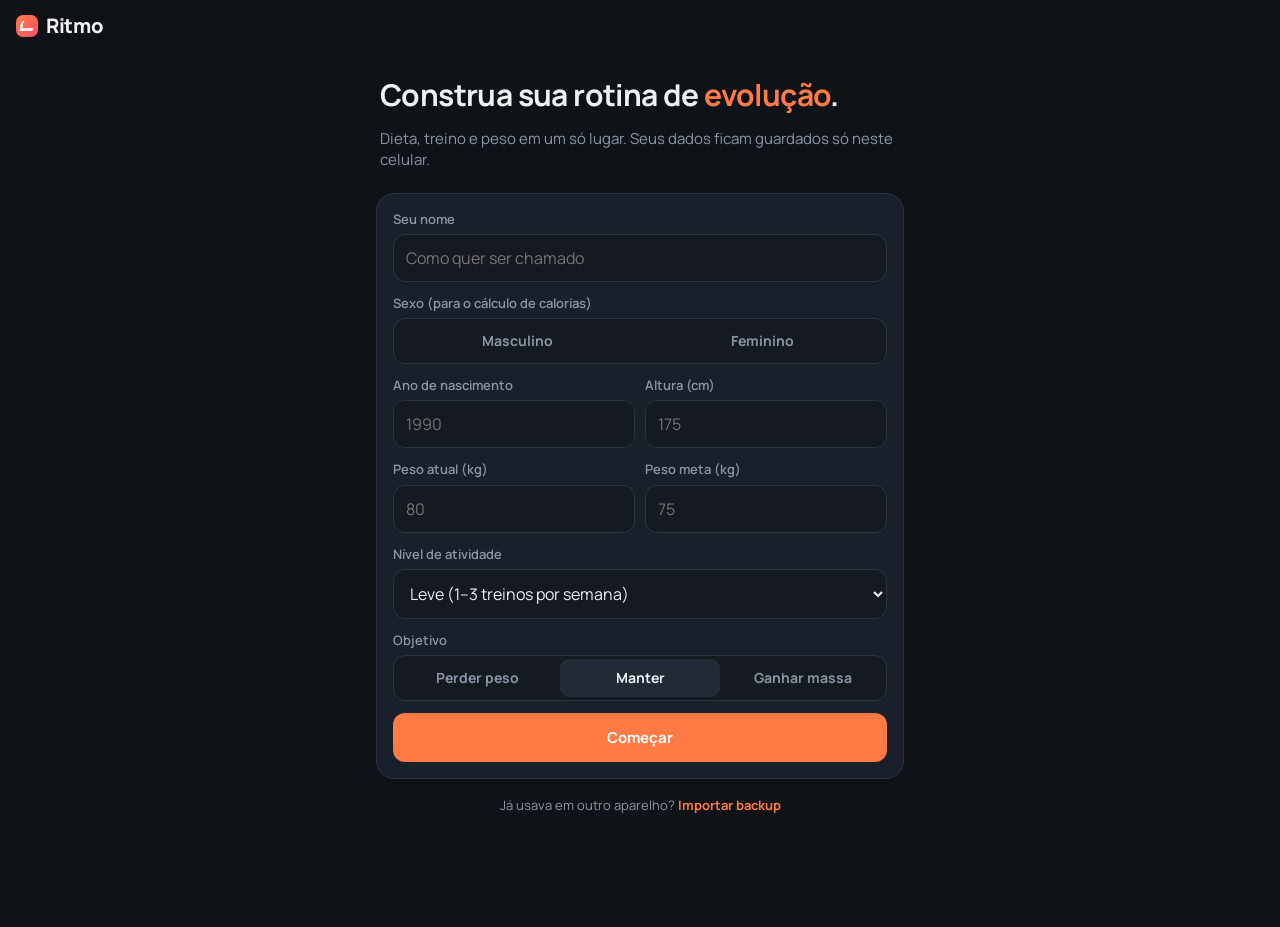
<file: index.html>
<!doctype html>
<html lang="pt-BR">
<head>
  <meta charset="utf-8">
  <meta name="viewport" content="width=device-width, initial-scale=1, viewport-fit=cover, maximum-scale=1">
  <title>Ritmo — Dieta & Treino</title>
  <meta name="description" content="Dieta, treino e evolução em um só app.">
  <meta name="theme-color" content="#0F1217">
  <meta name="apple-mobile-web-app-capable" content="yes">
  <meta name="mobile-web-app-capable" content="yes">
  <meta name="apple-mobile-web-app-status-bar-style" content="black-translucent">
  <meta name="apple-mobile-web-app-title" content="Ritmo">
  <link rel="manifest" href="manifest.webmanifest">
  <link rel="icon" href="icon-192.png">
  <link rel="apple-touch-icon" href="apple-touch-icon.png">
  <link rel="preconnect" href="https://fonts.googleapis.com">
  <link href="https://fonts.googleapis.com/css2?family=Manrope:wght@500;600;700;800&display=swap" rel="stylesheet">
  <link rel="stylesheet" href="app.css">
</head>
<body>
  <div id="app">
    <header class="top">
      <div class="brand"><span class="logo-dot"></span>Ritmo</div>
      <div id="topRight"></div>
    </header>
    <main id="view"></main>
    <nav class="tabs" id="tabs">
      <button data-tab="hoje"><svg viewBox="0 0 24 24"><path d="M3 12h4l3-8 4 16 3-8h4"/></svg><span>Hoje</span></button>
      <button data-tab="dieta"><svg viewBox="0 0 24 24"><path d="M7 3v8a3 3 0 0 0 3 3v7M7 3v5M10 3v5M4 3v5a3 3 0 0 0 3 3M17 21V3c-2.5 1.5-3 4-3 7s1 4 3 4"/></svg><span>Dieta</span></button>
      <button data-tab="treino"><svg viewBox="0 0 24 24"><path d="M6 7v10M3 9v6M18 7v10M21 9v6M6 12h12"/></svg><span>Treino</span></button>
      <button data-tab="evolucao"><svg viewBox="0 0 24 24"><path d="M4 19V5M4 19h16M8 15l4-4 3 3 5-6"/></svg><span>Evolução</span></button>
      <button data-tab="perfil"><svg viewBox="0 0 24 24"><circle cx="12" cy="8" r="4"/><path d="M4 21c1.5-4 4.5-6 8-6s6.5 2 8 6"/></svg><span>Perfil</span></button>
    </nav>
  </div>
  <div id="sheetRoot"></div>
  <div id="toast"></div>
  <script src="foods.js?v=2.4"></script>
  <script src="app.js?v=2.4"></script>
</body>
</html>
</file>
<file: app.css>
:root {
  --bg: #0F1217;
  --bg2: #151A21;
  --card: #1A2029;
  --card2: #222A35;
  --line: #2A3340;
  --text: #EEF1F5;
  --muted: #8B96A5;
  --accent: #FF7A45;
  --accent2: #FFB08A;
  --ok: #3DD68C;
  --prot: #4CC3D9;
  --carb: #F2C14E;
  --fat: #E46FA8;
  --danger: #FF5C6C;
  --radius: 18px;
  --safe-b: env(safe-area-inset-bottom, 0px);
  --safe-t: env(safe-area-inset-top, 0px);
}
* { box-sizing: border-box; -webkit-tap-highlight-color: transparent; }
html, body { margin: 0; background: var(--bg); color: var(--text); }
body { font-family: Manrope, system-ui, -apple-system, "Segoe UI", sans-serif; font-size: 15px; line-height: 1.4; overscroll-behavior-y: none; }
button, input, select { font: inherit; color: inherit; }
svg { display: block; }

/* topo */
.top { position: sticky; top: 0; z-index: 10; display: flex; align-items: center; justify-content: space-between;
  padding: calc(12px + var(--safe-t)) 16px 10px; background: color-mix(in srgb, var(--bg) 88%, transparent); backdrop-filter: blur(12px); }
.brand { font-weight: 800; font-size: 20px; letter-spacing: -.3px; display: flex; align-items: center; gap: 8px; }
.logo-dot { width: 22px; height: 22px; border-radius: 7px; background: linear-gradient(135deg, var(--accent), #FF4F6D);
  position: relative; }
.logo-dot::after { content: ""; position: absolute; inset: 6px 4px; border-left: 3px solid #fff; border-bottom: 3px solid #fff; transform: skewX(-12deg); border-radius: 2px; opacity: .9; }
#topRight { color: var(--muted); font-size: 13px; font-weight: 600; }

main { padding: 4px 16px calc(96px + var(--safe-b)); max-width: 560px; margin: 0 auto; }
h2 { font-size: 24px; margin: 8px 0 12px; letter-spacing: -.4px; }
h3 { font-size: 17px; margin: 0 0 10px; }
.muted { color: var(--muted); }
.small { font-size: 13px; }
.row { display: flex; gap: 10px; align-items: center; }
.row.wrap { flex-wrap: wrap; }
.grow { flex: 1; min-width: 0; }
.spread { display: flex; justify-content: space-between; align-items: center; gap: 10px; }
.section-title { display: flex; justify-content: space-between; align-items: baseline; margin: 18px 2px 8px; }
.section-title h3 { margin: 0; }
.link { background: none; border: 0; color: var(--accent); font-weight: 700; padding: 4px 0; cursor: pointer; }

/* cartões */
.card { background: var(--card); border: 1px solid var(--line); border-radius: var(--radius); padding: 16px; margin-bottom: 12px; }
.card.tight { padding: 12px 14px; }

/* semana */
.week { display: grid; grid-template-columns: repeat(7, 1fr); gap: 4px; margin: 4px 0 14px; }
.day { background: none; border: 0; padding: 0; display: flex; flex-direction: column; align-items: center; gap: 6px; cursor: pointer; }
.day small { color: var(--muted); font-size: 12px; font-weight: 600; }
.day b { width: 40px; height: 40px; border-radius: 50%; display: grid; place-items: center; background: var(--card); font-weight: 700; font-size: 14px; border: 2px solid transparent; }
.day.done b { border-color: var(--ok); color: var(--ok); }
.day.food b { box-shadow: inset 0 -3px 0 var(--accent2); }
.day.sel b { background: var(--accent); color: #fff; border-color: var(--accent); box-shadow: none; }
.day.today small { color: var(--text); }

/* anel de calorias */
.kcal { display: flex; gap: 16px; align-items: center; }
.ring { position: relative; width: 132px; height: 132px; flex: none; }
.ring svg { width: 132px; height: 132px; transform: rotate(-90deg); }
.ring .c { position: absolute; inset: 0; display: grid; place-content: center; text-align: center; }
.ring .c b { font-size: 26px; letter-spacing: -.5px; }
.ring .c span { color: var(--muted); font-size: 12px; font-weight: 600; }
.kstats { flex: 1; display: grid; gap: 10px; }
.kstat span { color: var(--muted); font-size: 13px; display: block; }
.kstat b { font-size: 17px; }
.macros { display: grid; grid-template-columns: repeat(3, 1fr); gap: 12px; margin-top: 16px; }
.macro span { display: block; font-size: 12px; color: var(--muted); font-weight: 600; }
.macro b { font-size: 14px; }
.bar { height: 6px; background: var(--card2); border-radius: 6px; overflow: hidden; margin: 6px 0 4px; }
.bar i { display: block; height: 100%; border-radius: 6px; background: var(--accent); }

/* água */
.water-cups { display: flex; gap: 6px; flex-wrap: wrap; margin: 10px 0 12px; }
.cup { width: 22px; height: 28px; border-radius: 4px 4px 7px 7px; border: 2px solid var(--prot); opacity: .35; }
.cup.on { background: var(--prot); opacity: 1; }

/* botões */
.btn { border: 0; background: var(--card2); color: var(--text); padding: 11px 16px; border-radius: 12px; font-weight: 700; cursor: pointer; white-space: nowrap; }
.btn.primary { background: var(--accent); color: #fff; }
.btn.ok { background: var(--ok); color: #06210F; }
.btn.danger { background: transparent; color: var(--danger); border: 1px solid color-mix(in srgb, var(--danger) 45%, transparent); }
.btn.ghost { background: transparent; border: 1px solid var(--line); }
.btn.block { width: 100%; padding: 14px; }
.btn.sm { padding: 7px 12px; font-size: 13px; border-radius: 10px; }
.btn:disabled { opacity: .5; }
.iconbtn { width: 36px; height: 36px; border-radius: 10px; border: 0; background: var(--card2); display: grid; place-items: center; cursor: pointer; flex: none; }
.iconbtn svg { width: 18px; height: 18px; stroke: currentColor; fill: none; stroke-width: 2; stroke-linecap: round; stroke-linejoin: round; }

/* listas */
.item { display: flex; align-items: center; gap: 10px; padding: 11px 0; border-top: 1px solid var(--line); }
.item:first-of-type { border-top: 0; }
.item .t { flex: 1; min-width: 0; }
.item .t b { display: block; font-weight: 700; white-space: nowrap; overflow: hidden; text-overflow: ellipsis; }
.item .t span { color: var(--muted); font-size: 13px; }
.item .k { font-weight: 700; white-space: nowrap; }
.x { background: none; border: 0; color: var(--muted); font-size: 20px; padding: 0 4px; cursor: pointer; }
.meal-h { display: flex; justify-content: space-between; align-items: center; }
.meal-h h3 { margin: 0; }
.add-row { margin-top: 8px; width: 100%; background: transparent; border: 1px dashed var(--line); color: var(--accent); padding: 10px; border-radius: 12px; font-weight: 700; cursor: pointer; }

/* data nav */
.datenav { display: flex; align-items: center; justify-content: space-between; margin: 4px 0 12px; }
.datenav b { font-size: 16px; }

/* formulários */
label.f { display: block; margin-bottom: 12px; }
label.f > span { display: block; font-size: 13px; color: var(--muted); font-weight: 600; margin-bottom: 6px; }
input, select { width: 100%; background: var(--bg2); border: 1px solid var(--line); border-radius: 12px; padding: 12px; outline: none; font-size: 16px; }
input:focus, select:focus { border-color: var(--accent); }
.grid2 { display: grid; grid-template-columns: 1fr 1fr; gap: 10px; }
.grid4 { display: grid; grid-template-columns: repeat(4, 1fr); gap: 8px; }
.seg { display: flex; background: var(--bg2); border: 1px solid var(--line); border-radius: 12px; padding: 3px; gap: 3px; }
.seg button { flex: 1; border: 0; background: none; padding: 9px 6px; border-radius: 9px; font-weight: 700; color: var(--muted); cursor: pointer; font-size: 14px; }
.seg button.on { background: var(--card2); color: var(--text); }

/* barra de navegação */
.tabs { position: fixed; left: 50%; transform: translateX(-50%); bottom: calc(10px + var(--safe-b)); width: calc(100% - 24px); max-width: 520px;
  display: grid; grid-template-columns: repeat(5, 1fr); background: color-mix(in srgb, var(--card) 92%, transparent); backdrop-filter: blur(16px);
  border: 1px solid var(--line); border-radius: 24px; padding: 6px; z-index: 20; box-shadow: 0 10px 30px rgba(0,0,0,.4); }
.tabs button { border: 0; background: none; display: flex; flex-direction: column; align-items: center; gap: 3px; padding: 7px 0 5px; border-radius: 18px; color: var(--muted); font-size: 11px; font-weight: 700; cursor: pointer; }
.tabs svg { width: 22px; height: 22px; stroke: currentColor; fill: none; stroke-width: 2; stroke-linecap: round; stroke-linejoin: round; }
.tabs button.on { color: var(--accent); background: color-mix(in srgb, var(--accent) 12%, transparent); }

/* folhas (bottom sheet) */
.overlay { position: fixed; inset: 0; background: rgba(0,0,0,.55); z-index: 50; display: flex; align-items: flex-end; justify-content: center; animation: fade .15s; }
.sheet { background: var(--bg2); width: 100%; max-width: 560px; max-height: 92vh; overflow-y: auto; border-radius: 22px 22px 0 0;
  padding: 10px 16px calc(20px + var(--safe-b)); border: 1px solid var(--line); border-bottom: 0; animation: up .2s ease-out; }
.sheet .grab { width: 40px; height: 4px; background: var(--line); border-radius: 4px; margin: 0 auto 12px; }
.sheet-h { display: flex; justify-content: space-between; align-items: center; margin-bottom: 12px; }
.sheet-h h3 { margin: 0; font-size: 19px; }
@keyframes up { from { transform: translateY(40px); opacity: .3; } }
@keyframes fade { from { opacity: 0; } }

/* resultados de busca */
.results { margin-top: 6px; }
.res { width: 100%; text-align: left; display: flex; gap: 10px; align-items: center; background: none; border: 0; border-top: 1px solid var(--line); padding: 12px 2px; cursor: pointer; }
.res:first-child { border-top: 0; }
.res .t { flex: 1; min-width: 0; }
.res .t b { display: block; white-space: nowrap; overflow: hidden; text-overflow: ellipsis; }
.res .t span { color: var(--muted); font-size: 13px; }
.res .plus { color: var(--accent); font-size: 22px; font-weight: 700; }
.tag { display: inline-block; font-size: 11px; font-weight: 700; padding: 2px 7px; border-radius: 6px; background: var(--card2); color: var(--muted); margin-left: 6px; vertical-align: 1px; }

/* scanner */
.scan { position: relative; border-radius: 16px; overflow: hidden; background: #000; aspect-ratio: 4/3; margin-bottom: 10px; }
.scan video { width: 100%; height: 100%; object-fit: cover; }
.scan .frame { position: absolute; left: 10%; right: 10%; top: 30%; bottom: 30%; border: 2px solid rgba(255,255,255,.8); border-radius: 12px; }
.scan .laser { position: absolute; left: 12%; right: 12%; top: 50%; height: 2px; background: var(--accent); box-shadow: 0 0 12px var(--accent); animation: scan 1.6s ease-in-out infinite alternate; }
@keyframes scan { from { top: 33%; } to { top: 67%; } }

/* treino */
.wk-head { display: flex; align-items: center; gap: 12px; }
.wk-badge { width: 46px; height: 46px; border-radius: 14px; background: color-mix(in srgb, var(--accent) 16%, transparent); color: var(--accent); display: grid; place-items: center; font-weight: 800; font-size: 18px; flex: none; }
.ex { display: flex; gap: 12px; align-items: center; padding: 12px 0; border-top: 1px solid var(--line); }
.ex:first-child { border-top: 0; }
.check { width: 30px; height: 30px; border-radius: 50%; border: 2px solid var(--line); background: none; flex: none; display: grid; place-items: center; cursor: pointer; }
.check svg { width: 16px; height: 16px; stroke: transparent; fill: none; stroke-width: 3; }
.check.on { background: var(--ok); border-color: var(--ok); }
.check.on svg { stroke: #06210F; }
.ex .t { flex: 1; min-width: 0; }
.ex .t b { display: block; }
.ex .t span { color: var(--muted); font-size: 13px; }
.load { width: 78px; text-align: center; padding: 8px; }
.ex-edit { background: var(--card); border: 1px solid var(--line); border-radius: 14px; padding: 12px; margin-bottom: 10px; }
.timer { position: fixed; left: 50%; transform: translateX(-50%); top: calc(14px + var(--safe-t)); white-space: nowrap; background: var(--accent); color: #fff; padding: 10px 18px; border-radius: 30px; font-weight: 800; z-index: 60; display: flex; gap: 12px; align-items: center; box-shadow: 0 8px 24px rgba(0,0,0,.4); }
.timer button { background: rgba(255,255,255,.2); border: 0; color: #fff; border-radius: 20px; padding: 4px 10px; font-weight: 700; }

/* gráficos */
.chart { width: 100%; height: 180px; }
.chart text { fill: var(--muted); font-size: 10px; font-family: inherit; }
.big { font-size: 30px; font-weight: 800; letter-spacing: -.5px; }
.pill { display: inline-block; padding: 3px 9px; border-radius: 20px; font-size: 12px; font-weight: 700; background: var(--card2); }
.pill.down { color: var(--ok); }
.pill.up { color: var(--accent2); }
.stats3 { display: grid; grid-template-columns: repeat(3, 1fr); gap: 10px; }
.stat { background: var(--card); border: 1px solid var(--line); border-radius: 14px; padding: 12px; }
.stat span { display: block; color: var(--muted); font-size: 12px; font-weight: 600; }
.stat b { font-size: 18px; }

/* boas-vindas */
.hero { padding: 24px 4px 8px; }
.hero h1 { font-size: 30px; line-height: 1.15; margin: 0 0 8px; letter-spacing: -.6px; }
.hero h1 em { font-style: normal; color: var(--accent); }

#toast { position: fixed; left: 50%; top: calc(14px + var(--safe-t)); transform: translate(-50%, -80px); background: var(--card2); border: 1px solid var(--line);
  padding: 10px 16px; border-radius: 14px; font-weight: 700; z-index: 100; transition: transform .25s; max-width: 90vw; text-align: center; }
#toast.show { transform: translate(-50%, 0); }
.empty { text-align: center; color: var(--muted); padding: 18px 8px; }
.hide { display: none !important; }
</file>
